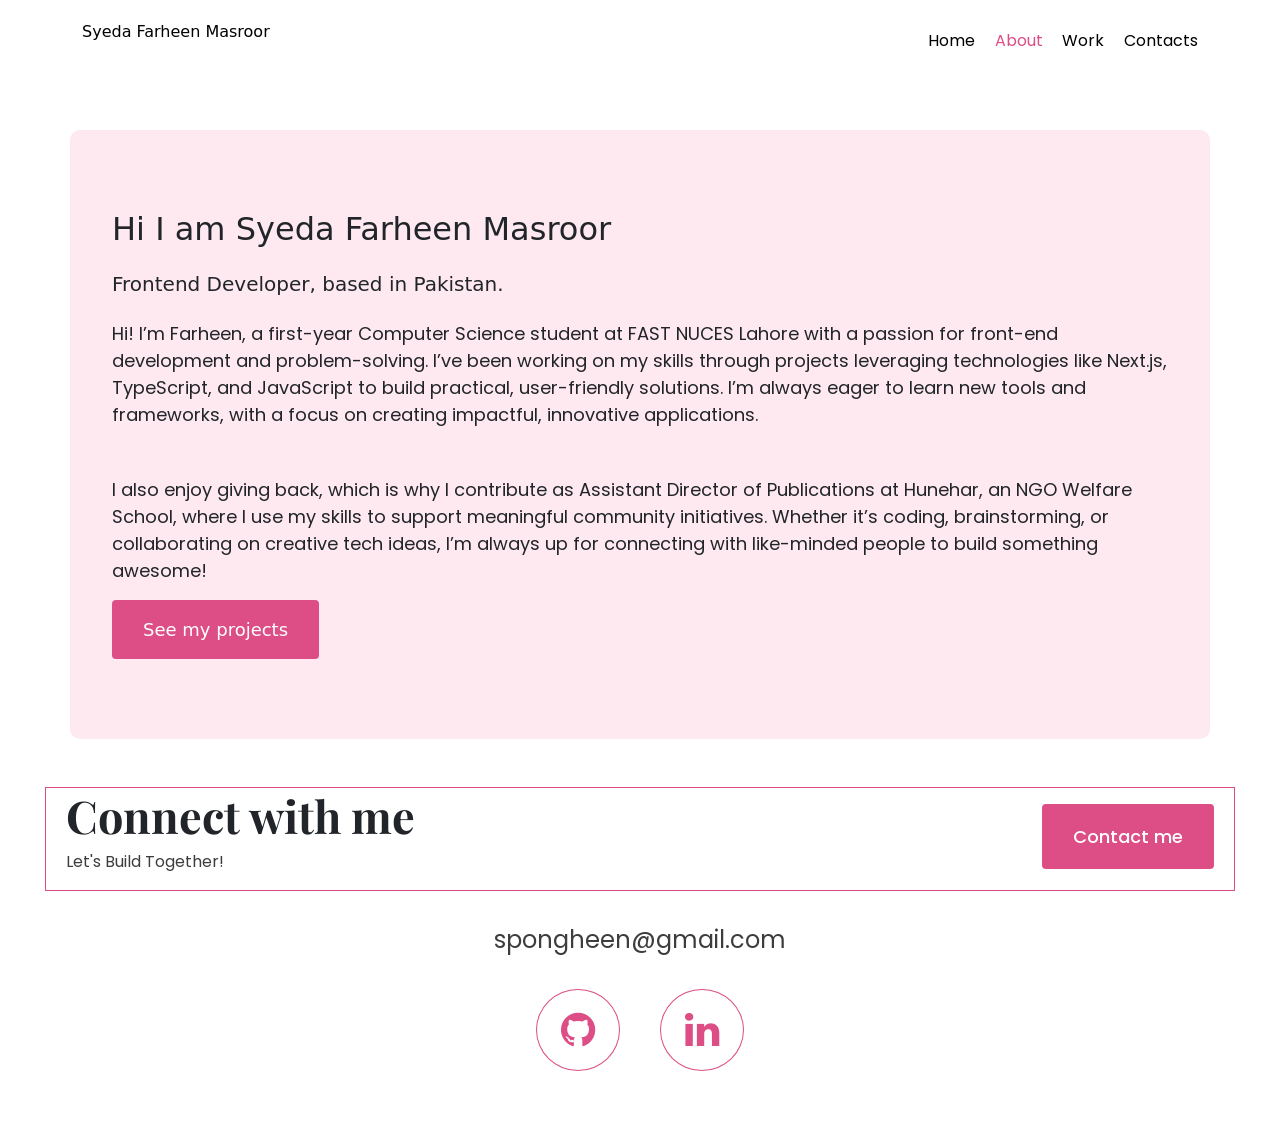
<file: about.html>
<!DOCTYPE html>
<html lang="en">
  <head>
    <meta charset="UTF-8" />
    <meta name="viewport" content="width=device-width, initial-scale=1.0" />
    <link rel="stylesheet" href="styles/styles.css" />
    <link
      href="https://cdn.jsdelivr.net/npm/bootstrap@5.3.3/dist/css/bootstrap.min.css"
      rel="stylesheet"
      integrity="sha384-QWTKZyjpPEjISv5WaRU9OFeRpok6YctnYmDr5pNlyT2bRjXh0JMhjY6hW+ALEwIH"
      crossorigin="anonymous"
    />
    <script
      src="https://cdn.jsdelivr.net/npm/bootstrap@5.3.3/dist/js/bootstrap.bundle.min.js"
      integrity="sha384-YvpcrYf0tY3lHB60NNkmXc5s9fDVZLESaAA55NDzOxhy9GkcIdslK1eN7N6jIeHz"
      crossorigin="anonymous"
    ></script>
    <link rel="preconnect" href="https://fonts.googleapis.com" />
    <link rel="preconnect" href="https://fonts.gstatic.com" crossorigin />
    <link
      href="https://fonts.googleapis.com/css2?family=Playfair+Display:ital,wght@0,700;1,700&family=Poppins:ital,wght@0,100;0,200;0,300;0,400;0,500;0,600;0,700;0,800;0,900;1,100;1,200;1,300;1,400;1,500;1,600;1,700;1,800;1,900&display=swap"
      rel="stylesheet"
    />
    <link
      rel="stylesheet"
      href="https://cdnjs.cloudflare.com/ajax/libs/font-awesome/4.7.0/css/font-awesome.min.css"
    />
    <meta
      name="description"
      content="Page about Syeda Farheen Masroor, a professional front-end developer based in Pakistan."
    />
    <title>About Syeda Farheen Masroor</title>
  </head>
  <body>
    <div class="container navbar-container">
      <nav class="d-flex justify-content-between">
        <a href="/"> Syeda Farheen Masroor </a>
        <ul>
          <li><a href="/" title="Home Page">Home</a></li>
          <li>
            <a class="active" href="/about" title="About Page">About</a>
          </li>
          <li><a href="/work" title="Work Portfolio Page">Work</a></li>
          <li><a href="/contact" title="Contacts Page">Contacts</a></li>
        </ul>
      </nav>
    </div>

    <div class="container mt-5 about-description">
      <div class="app-text-about">
        <h2 class="mb-4">Hi I am Syeda Farheen Masroor</h2>
        <h5 class="mb-4">Frontend Developer, based in Pakistan.</h5>
        <p class="mb-5">
          Hi! I’m Farheen, a first-year Computer Science student at FAST NUCES
          Lahore with a passion for front-end development and problem-solving.
          I’ve been working on my skills through projects leveraging
          technologies like Next.js, TypeScript, and JavaScript to build
          practical, user-friendly solutions. I’m always eager to learn new
          tools and frameworks, with a focus on creating impactful, innovative
          applications.
        </p>
        <p>
          I also enjoy giving back, which is why I contribute as Assistant
          Director of Publications at Hunehar, an NGO Welfare School, where I
          use my skills to support meaningful community initiatives. Whether
          it’s coding, brainstorming, or collaborating on creative tech ideas,
          I’m always up for connecting with like-minded people to build
          something awesome!
        </p>
        <a class="btn btn-about" href="/work" title="Work Portfolio Page"
          >See my projects</a
        >
      </div>
    </div>
    <footer class="mt-5">
      <div class="footer-contact d-flex justify-content-between">
        <div class="footer-contact-text">
          <h2>Connect with me</h2>
          <p>Let's Build Together!</p>
        </div>
        <div>
          <a
            class="btn btn-branding mt-lg-3"
            href="/contact"
            target="_blank"
            title="Contacts Page"
          >
            Contact me
          </a>
        </div>
      </div>
      <div class="email mt-3 mb-3">
        <a href="mailto:spongheen@gmail.com">spongheen@gmail.com</a>
      </div>
      <div class="social-links d-flex justify-content-center">
        <a href="#" target="_blank" title="Github Profile">
          <i class="fa fa-github"></i>
        </a>
        <a href="#" target="_blank" title="LinkedIn Profile">
          <i class="fa fa-linkedin"></i>
        </a>
      </div>
    </footer>
  </body>
</html>
</file>
<file: styles/styles.css>
:root {
  --background-color: #fee9f0;
  --button-color: #dc4e85;
  --text-color: #3d3d3d;
  --heading-font-family: "Playfair Display", serif;
  --body-font-family: "Poppins", sans-serif;
}

body {
  color: var(--text-color);
  font-family: var(--body-font-family);
}

.navbar-container {
  padding-left: 12px;
  padding-right: 12px;
}

.navbar-container img {
  width: 130px;
}

.navbar-container ul {
  margin: 0;
  padding: 0;
}

.navbar-container li {
  font-family: var(--body-font-family);
  list-style: none;
  display: inline;
  padding-left: 15px;
  line-height: 42px;
}

.navbar-container a {
  text-decoration: none;
  color: black;
}

.navbar-container .active {
  color: var(--button-color);
}

nav {
  padding-top: 20px;
  padding-bottom: 20px;
}

p {
  font-family: var(--body-font-family);
  font-size: 18px;
}

.about-description {
  padding: 50px 20px;
  background-color: var(--background-color);
  border-radius: 10px;
}

.app-text-about {
  margin: 30px;
}

.app-text-about .btn-about {
  color: white;
  background-color: var(--button-color);
  border-radius: 4px;
  padding: 15px 30px;
  font-size: 18px;
}

.app-text-about .btn-about:hover {
  background-color: white;
  color: var(--button-color);
  font-weight: bold;
  border: 2px solid var(--button-color);
}

h1 {
  font-family: var(--heading-font-family);
  font-weight: 700;
  font-size: 96px;
  font-style: normal;
}

.footer-contact {
  margin: 15px 45px;
  padding: 0 20px;
  border: 1px solid var(--button-color);
}

.footer-contact-text h2 {
  font-family: var(--heading-font-family);
  font-weight: 700;
  font-style: normal;
  font-size: 45px;
}

.footer-contact-text p {
  font-family: var(--body-font-family);
  font-weight: 400;
  font-style: normal;
  font-size: 16px;
  color: var(--text-color);
}

.footer-contact .btn-branding {
  background-color: var(--button-color);
  color: white;
  padding: 18px 30px;
  border-radius: 4px;
  font-family: var(--body-font-family);
  font-weight: 500;
  font-size: 18px;
}

.footer-contact .btn-branding:hover {
  background-color: white;
  color: var(--button-color);
  font-weight: bold;
  border: 2px solid var(--button-color);
}

footer .email {
  font-family: var(--body-font-family);
  font-weight: 400;
  font-style: normal;
  font-size: 24px;
  text-align: center;
  padding: 15px 0;
}

footer a {
  color: var(--text-color);
  text-decoration: none;
}

footer a:hover {
  color: var(--button-color);
}

footer .social-links a {
  color: var(--button-color);
  font-size: 40px;
  margin: 0 20px;
  padding: 10px 24px;
  border-radius: 50%;
  border: var(--button-color) 1px solid;
}

footer .social-links a:hover {
  color: white;
  background-color: var(--button-color);
  padding: 10px 24px;
  border-radius: 50%;
  border: none;
}

footer {
  margin-bottom: 70px;
}

@media (max-width: 1000px) {
  .hero {
    padding: 80px 20px;
  }

  .hero h1 {
    font-size: 60px;
  }

  .hero h2 {
    font-size: 18px;
  }

  .hero p {
    font-size: 24px;
  }

  .col h2 {
    font-size: 50px;
    text-align: center;
  }

  .app-text {
    padding: 40px 20px;
  }

  .container {
    text-align: center;
  }

  p {
    font-size: 16px;
  }

  .navbar-container img {
    width: 30px;
  }

  .about-description {
    padding: 30px;
  }

  .work-title {
    font-size: 50px;
  }

  .work-container {
    padding: 50px;
  }

  .contact-title {
    font-size: 57px;
  }

  .footer-contact {
    padding: 20px 40px;
  }

  .footer-contact-text h2 {
    font-size: 30px;
  }

  .footer-contact-text p {
    font-size: 14px;
  }

  .footer-contact .btn-branding {
    padding: 18px 30px;
    font-size: 16px;
    margin-top: 10px;
  }

  footer .email {
    font-size: 24px;
    padding: 30px 0;
  }

  footer .social-links a {
    font-size: 30px;
    margin: 0 25px;
    padding: 10px 20px;
    border-radius: 50%;
  }
}
</file>
